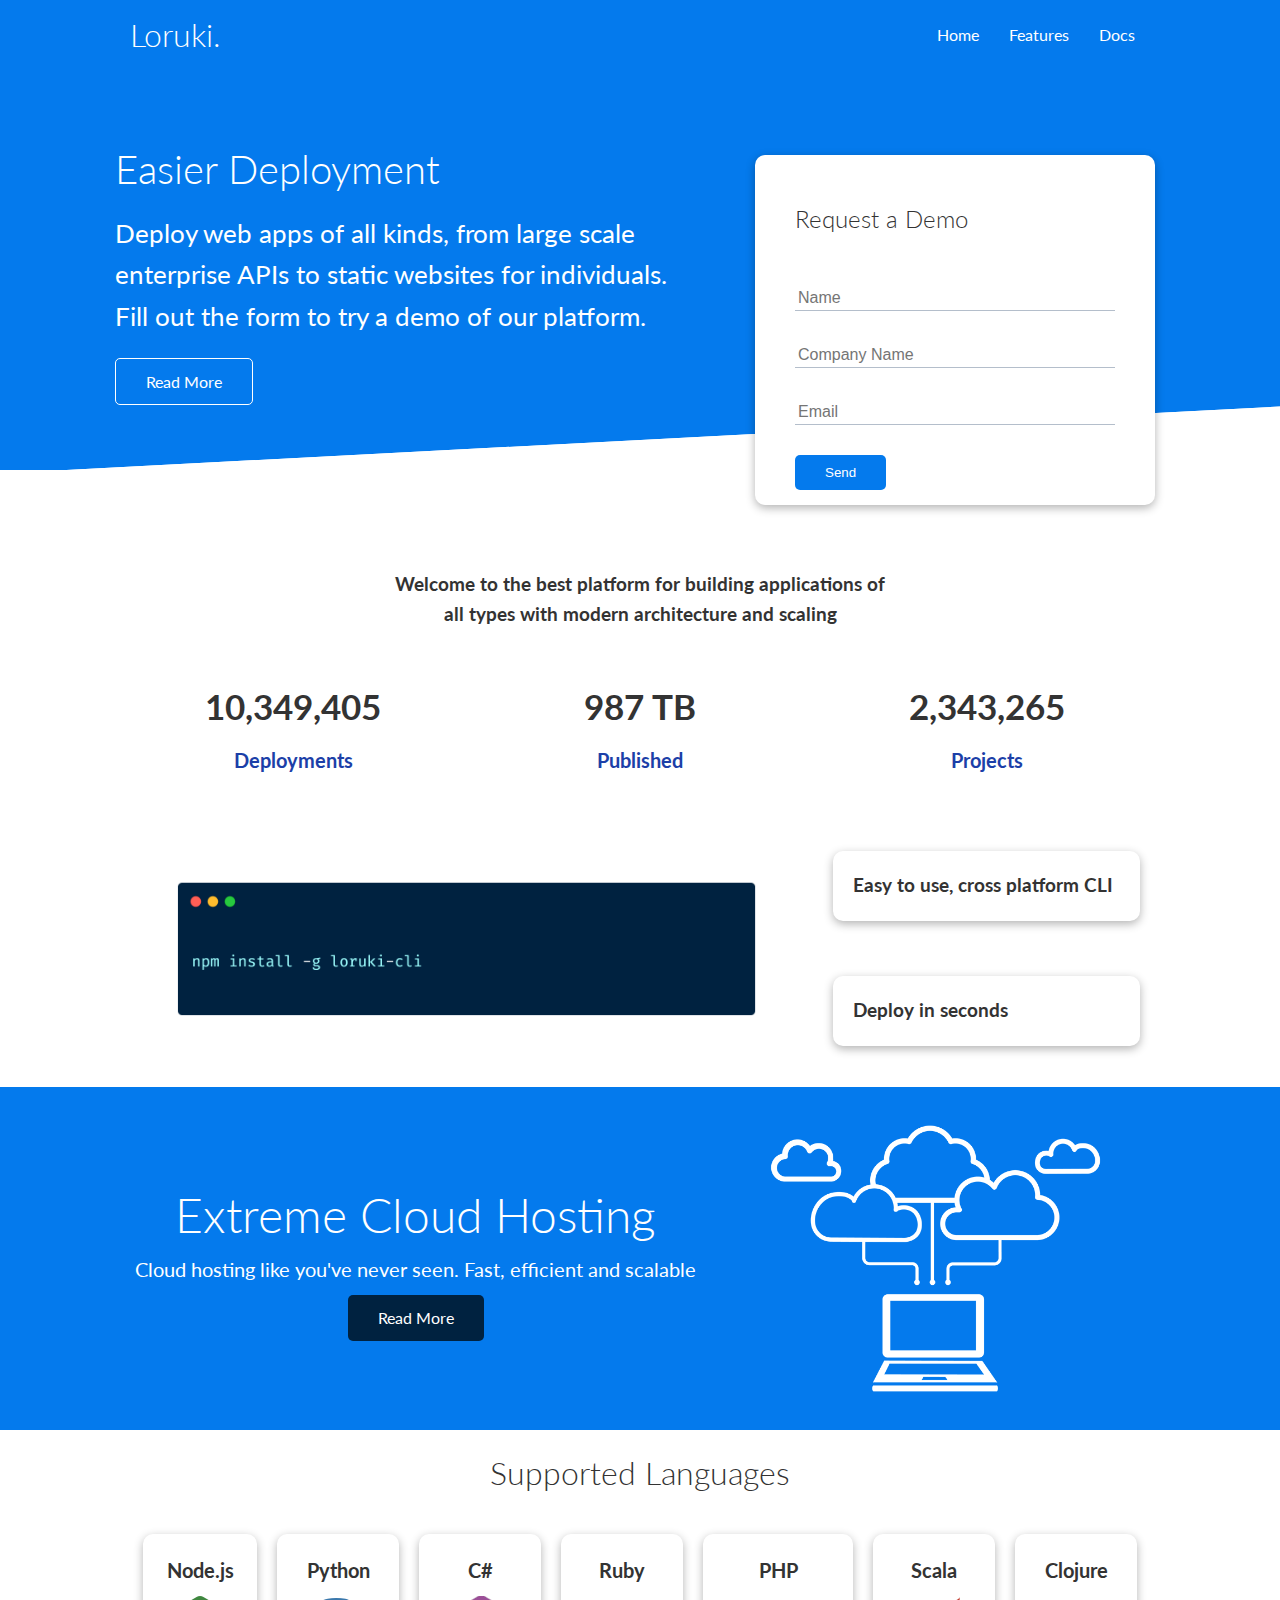
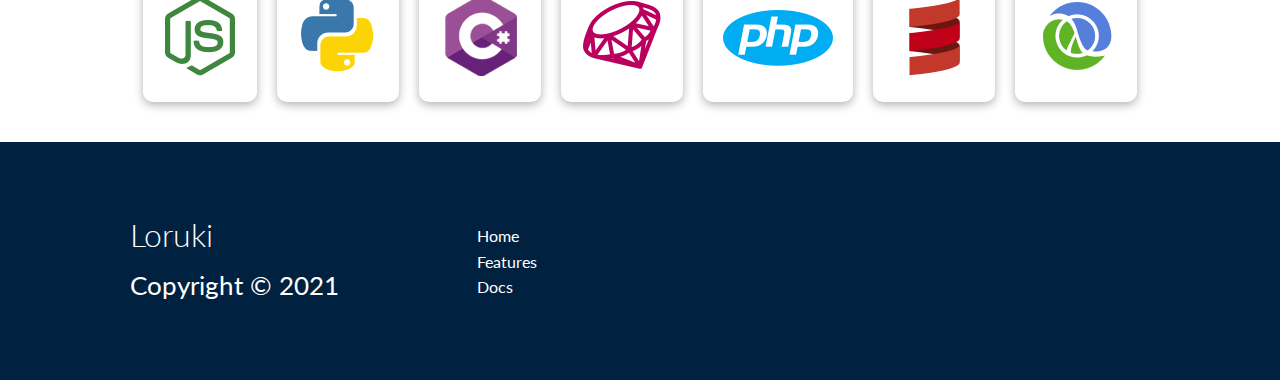
<file: index.html>
<!DOCTYPE html>
<html lang="en">
<head>
    <meta charset="UTF-8">
    <meta http-equiv="X-UA-Compatible" content="IE=edge">
    <meta name="viewport" content="width=device-width, initial-scale=1.0">
    <link rel="stylesheet" href="https://cdnjs.cloudflare.com/ajax/libs/font-awesome/6.0.0-beta2/css/all.min.css" integrity="sha512-YWzhKL2whUzgiheMoBFwW8CKV4qpHQAEuvilg9FAn5VJUDwKZZxkJNuGM4XkWuk94WCrrwslk8yWNGmY1EduTA==" crossorigin="anonymous" referrerpolicy="no-referrer" />
    <link rel="stylesheet" href="css/utilities.css">
    <link rel="stylesheet" href="css/style.css">
    <title>Loruki | Cloud Hosting For Everyone</title>
</head>
<body>
    <!-- Nav Bar -->
    <div class="navbar">
        <div class="container flex">
            <h1 class="logo">Loruki.</h1>
            <nav>
                <ul>
                    <li><a href="index.html">Home</a></li>
                    <li><a href="features.html">Features</a></li>
                    <li><a href="docs.html">Docs</a></li>
                </ul>
            </nav>
        </div>
    </div>

    <!-- Showcase -->
    <section class="showcase">
        <div class="container grid">
            <div class="showcase-text">
                <h1>Easier Deployment</h1>
                <p>
                    Deploy web apps of all kinds, from large scale enterprise APIs to static websites for individuals. 
                    <br> 
                    Fill out the form to try a demo of our platform.
                </p>
                <a href="features.html" class="btn btn-outline">Read More</a>
            </div>

            <div class="showcase-form card">
                <h2>Request a Demo</h2>
                <form name="contact" method="POST" netlify-honeypot="bot-field" data-netlify="true">
                    <input type="hidden" name="form-name" value="contact">
                    <p class="hidden">
                        <label>Don't fill this out if you're human: <input name="bot-field" /></label>
                    </p>
                    <div class="form-control">
                        <input type="text" name="name" placeholder="Name" required>
                    </div>
                    <div class="form-control">
                        <input type="text" name="company" placeholder="Company Name" required>
                    </div>
                    <div class="form-control">
                        <input type="text" name="email" placeholder="Email" required>
                    </div>
                    <input type="submit" value="Send" class="btn btn-primary">
                </form>
            </div>
        </div>
    </section>

    <!-- Stats -->
    <section class="stats">
        <div class="container">
            <h3 class="stats-heading text-center my-1">
                Welcome to the best platform for building applications of all types with modern architecture and scaling
            </h3>

            <div class="grid grid-3 text-center my-4">
                <div>
                    <i class="fas fa-server fa-3x"></i>
                    <h3>10,349,405</h3>
                    <p class="text-secondary">Deployments</p>
                </div>
                <div>
                    <i class="fas fa-upload fa-3x"></i>
                    <h3>987 TB</h3>
                    <p class="text-secondary">Published</p>
                </div>
                <div>
                    <i class="fas fa-project-diagram fa-3x"></i>
                    <h3>2,343,265</h3>
                    <p class="text-secondary">Projects</p>
                </div>
            </div>
        </div>
    </section>

    <!-- Cli -->
    <section class="cli">
        <div class="container grid">
            <img src="images/cli.png" alt="cli">
            <div class="card">
                <h3>Easy to use, cross platform CLI</h3>
            </div>
            <div class="card">
                <h3>Deploy in seconds</h3>
            </div>
        </div>
    </section>

    <!-- Cloud -->
    <section class="cloud bg-primary my-2 py-2">
        <div class="container grid">
            <div class="text-center">
                <h2 class="lg">Extreme Cloud Hosting</h2>
                <p class="lead my1">Cloud hosting like you've never seen. Fast, efficient and scalable</p>
                <a href="features.html" class="btn btn-dark">Read More</a>
            </div>
            <img src="images/cloud.png" alt="cloud">
        </div>
    </section>

    <!-- Languages -->

    <section class="languages">
        <h2 class="md text-center my-2">
            Supported Languages
        </h2>

        <div class="container flex">
            <div class="card">
                <h4>Node.js</h4>
                <img src="images/logos/node.png" alt="">
            </div>
            <div class="card">
                <h4>Python</h4>
                <img src="images/logos/python.png" alt="">
            </div>
            <div class="card">
                <h4>C#</h4>
                <img src="images/logos/csharp.png" alt="">
            </div>
            <div class="card">
                <h4>Ruby</h4>
                <img src="images/logos/ruby.png" alt="">
            </div>
            <div class="card">
                <h4>PHP</h4>
                <img src="images/logos/php.png" alt="">
            </div>
            <div class="card">
                <h4>Scala</h4>
                <img src="images/logos/scala.png" alt="">
            </div>
            <div class="card">
                <h4>Clojure</h4>
                <img src="images/logos/clojure.png" alt="">
            </div>
        </div>
    </section>

    <!-- Footer -->
    <footer class="footer bg-dark py-5">
        <div class="container grid grid-3">
            <div>
                <h1>Loruki</h1>
                <p>Copyright &copy; 2021</p>
            </div>
            <nav>
                <ul>
                    <li><a href="index.html">Home</a></li>
                    <li><a href="features.html">Features</a></li>
                    <li><a href="docs.html">Docs</a></li>
                </ul>
            </nav>
            <div class="social">
                <a href="#"><i class="fab fa-github fa-2x"></i></a>
                <a href="#"><i class="fab fa-facebook fa-2x"></i></a>
                <a href="#"><i class="fab fa-instagram fa-2x"></i></a>
                <a href="#"><i class="fab fa-twitter fa-2x"></i></a>
            </div>
        </div>
    </footer>
</body>
</html>
</file>
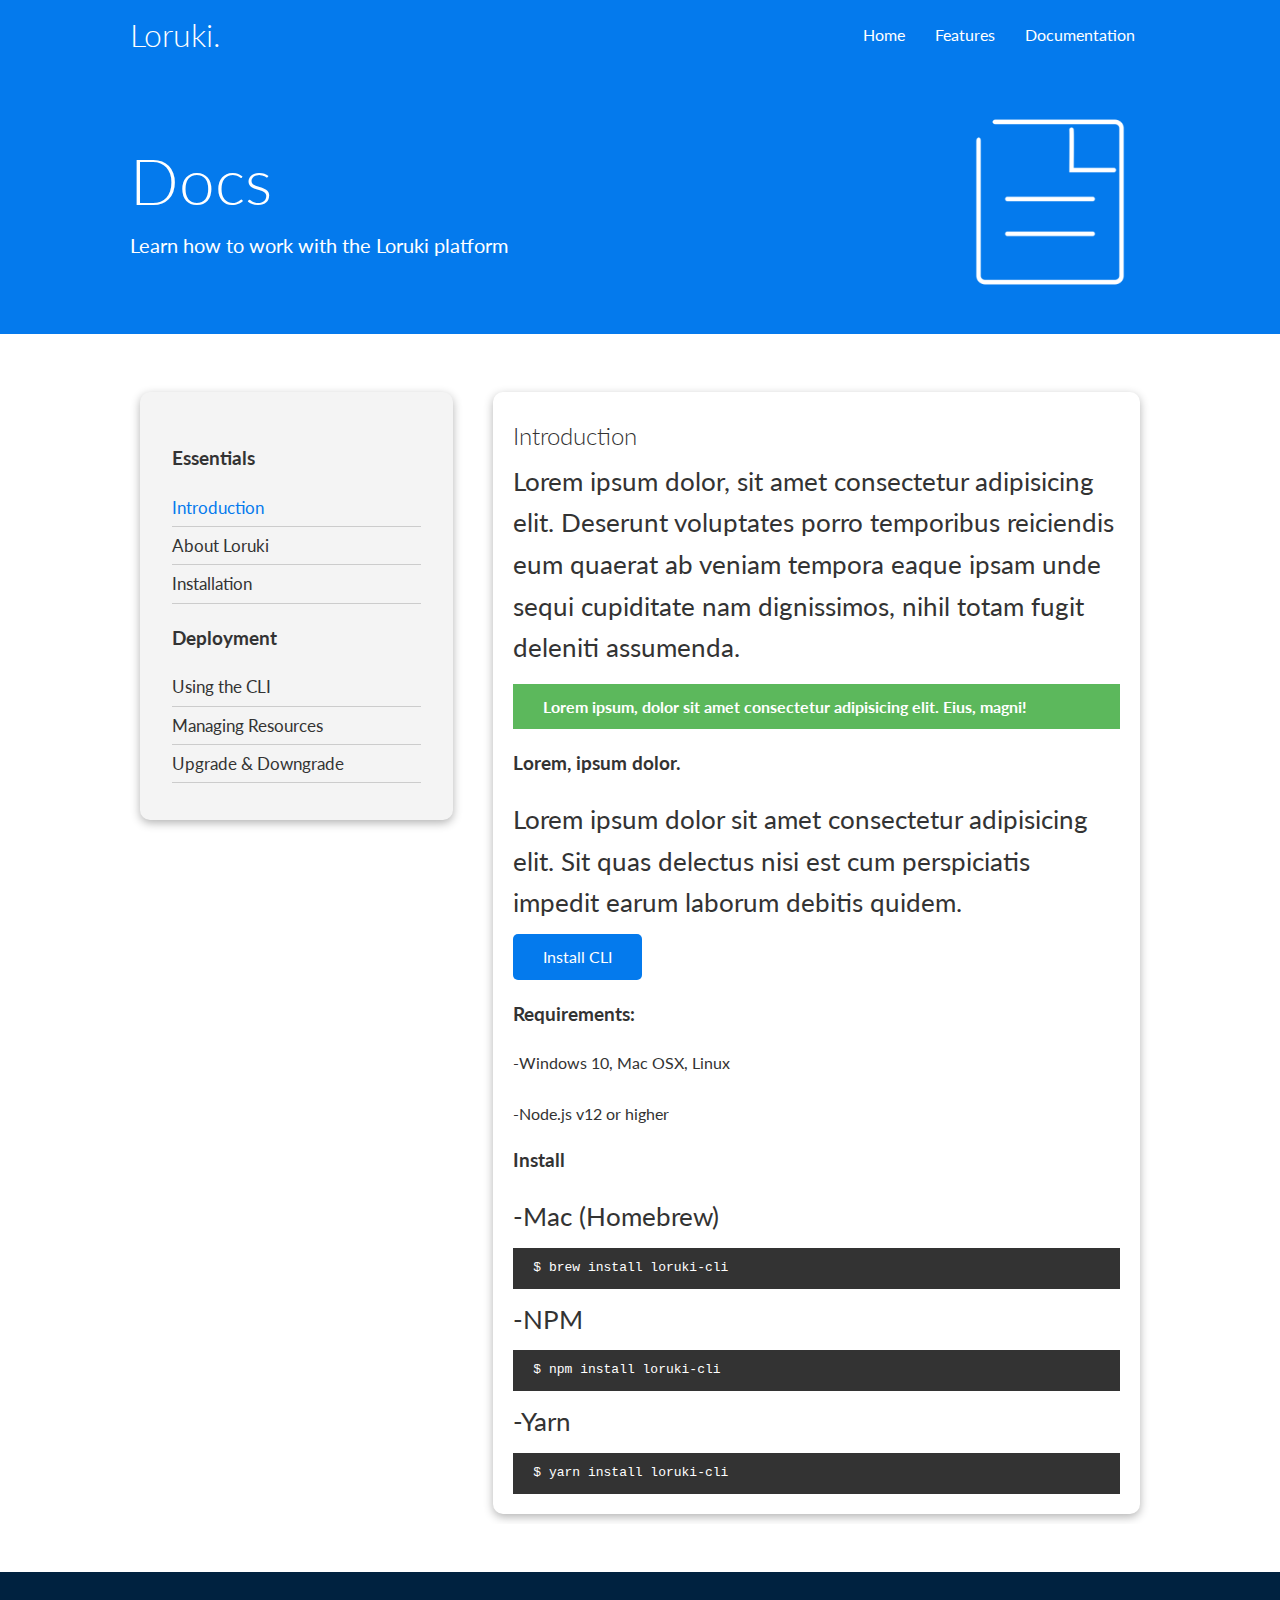
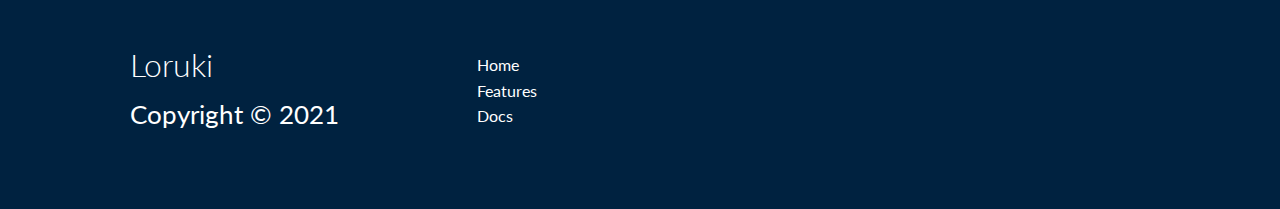
<file: docs.html>
<!DOCTYPE html>
<html lang="en">
<head>
    <meta charset="UTF-8">
    <meta http-equiv="X-UA-Compatible" content="IE=edge">
    <meta name="viewport" content="width=device-width, initial-scale=1.0">
    <link rel="stylesheet" href="https://cdnjs.cloudflare.com/ajax/libs/font-awesome/6.0.0-beta2/css/all.min.css" integrity="sha512-YWzhKL2whUzgiheMoBFwW8CKV4qpHQAEuvilg9FAn5VJUDwKZZxkJNuGM4XkWuk94WCrrwslk8yWNGmY1EduTA==" crossorigin="anonymous" referrerpolicy="no-referrer" />
    <link rel="stylesheet" href="css/utilities.css">
    <link rel="stylesheet" href="css/style.css">
    <title>Loruki | Cloud Hosting For Everyone</title>
</head>
<body>
    <!-- Nav Bar -->
    <div class="navbar">
        <div class="container flex">
            <h1 class="logo">Loruki.</h1>
            <nav>
                <ul>
                    <li><a href="index.html">Home</a></li>
                    <li><a href="features.html">Features</a></li>
                    <li><a href="docs.html">Documentation</a></li>
                </ul>
            </nav>
        </div>
    </div>

    <!-- Head -->

    <section class="docs-head bg-primary py-3">
        <div class="container grid">
            <div>
                <h1 class="xl">Docs</h1>
                <p class="lead">
                    Learn how to work with the Loruki platform
                </p>
            </div>
            <img src="images/docs.png" alt="server">
        </div>
    </section>

    <!-- Docs main -->

    <section class="docs-main my-4">
        <div class="container grid">
            <div class="card bg-light p-3">
                <h3 class="my-2">Essentials</h3>
                <nav>
                    <ul>
                        <li><a class="text-primary" href="#">Introduction</a></li>
                        <li><a href="#">About Loruki</a></li>
                        <li><a href="#">Installation</a></li>
                    </ul>
                </nav>

                <h3 class="my-2">Deployment</h3>
                <nav>
                    <ul>
                        <li><a href="#">Using the CLI</a></li>
                        <li><a href="#">Managing Resources</a></li>
                        <li><a href="#">Upgrade & Downgrade</a></li>
                    </ul>
                </nav>
            </div>

            <div class="card">
                <h2>Introduction</h2>
                <p>Lorem ipsum dolor, sit amet consectetur adipisicing elit. Deserunt voluptates porro temporibus reiciendis eum quaerat ab veniam tempora eaque ipsam unde sequi cupiditate nam dignissimos, nihil totam fugit deleniti assumenda.</p>
                <div class="alert alert-success">
                    <i class="fas fa-info"></i> Lorem ipsum, dolor sit amet consectetur adipisicing elit. Eius, magni!
                </div>

                
                <h3>Lorem, ipsum dolor.</h3>
                <p>Lorem ipsum dolor sit amet consectetur adipisicing elit. Sit quas delectus nisi est cum perspiciatis impedit earum laborum debitis quidem.</p>
                <a href="" class="btn btn-primary">Install CLI</a>

                <h3>Requirements:</h3>
                <ul>
                    <li>-Windows 10, Mac OSX, Linux</li>
                    <br>
                    <li>-Node.js v12 or higher</li>
                </ul>

                <h3>Install</h3>
                <p>-Mac (Homebrew)</p>
                <pre><code>$ brew install loruki-cli</code></pre>

                <p>-NPM</p>
                <pre><code>$ npm install loruki-cli</code></pre>

                <p>-Yarn</p>
                <pre><code>$ yarn install loruki-cli</code></pre>
            </div>
        </div>
    </section>

    <!-- Footer -->

    <footer class="footer bg-dark py-5">
        <div class="container grid grid-3">
            <div>
                <h1>Loruki</h1>
                <p>Copyright &copy; 2021</p>
            </div>
            <nav>
                <ul>
                    <li><a href="index.html">Home</a></li>
                    <li><a href="features.html">Features</a></li>
                    <li><a href="docs.html">Docs</a></li>
                </ul>
            </nav>
            <div class="social">
                <a href="#"><i class="fab fa-github fa-2x"></i></a>
                <a href="#"><i class="fab fa-facebook fa-2x"></i></a>
                <a href="#"><i class="fab fa-instagram fa-2x"></i></a>
                <a href="#"><i class="fab fa-twitter fa-2x"></i></a>
            </div>
        </div>
    </footer>
</body>
</html>
</file>
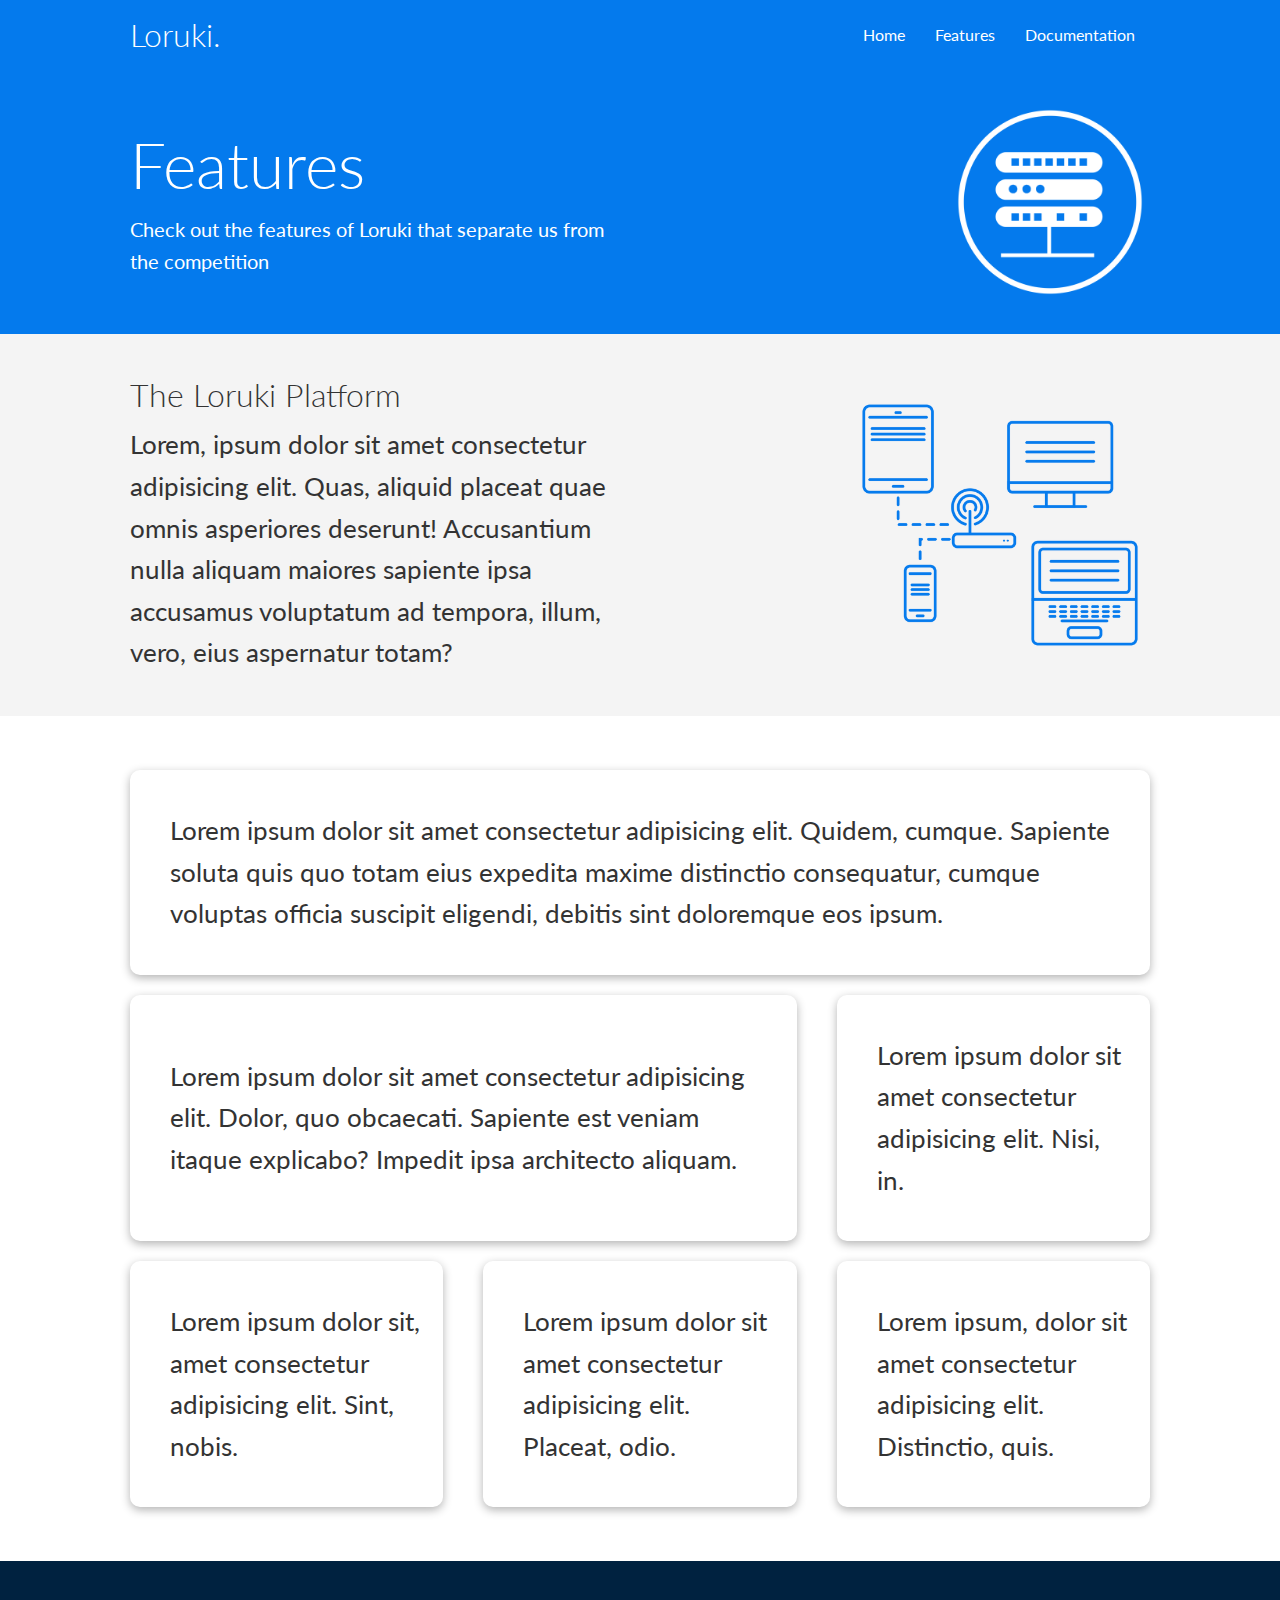
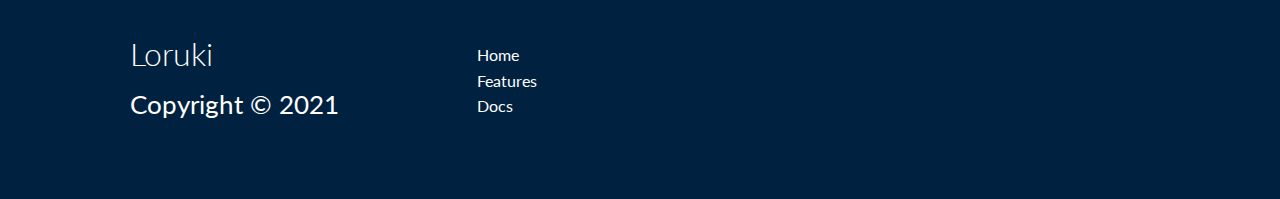
<file: features.html>
<!DOCTYPE html>
<html lang="en">
<head>
    <meta charset="UTF-8">
    <meta http-equiv="X-UA-Compatible" content="IE=edge">
    <meta name="viewport" content="width=device-width, initial-scale=1.0">
    <link rel="stylesheet" href="https://cdnjs.cloudflare.com/ajax/libs/font-awesome/6.0.0-beta2/css/all.min.css" integrity="sha512-YWzhKL2whUzgiheMoBFwW8CKV4qpHQAEuvilg9FAn5VJUDwKZZxkJNuGM4XkWuk94WCrrwslk8yWNGmY1EduTA==" crossorigin="anonymous" referrerpolicy="no-referrer" />
    <link rel="stylesheet" href="css/utilities.css">
    <link rel="stylesheet" href="css/style.css">
    <title>Loruki | Cloud Hosting For Everyone</title>
</head>
<body>
    <!-- Nav Bar -->
    <div class="navbar">
        <div class="container flex">
            <h1 class="logo">Loruki.</h1>
            <nav>
                <ul>
                    <li><a href="index.html">Home</a></li>
                    <li><a href="features.html">Features</a></li>
                    <li><a href="docs.html">Documentation</a></li>
                </ul>
            </nav>
        </div>
    </div>

    <!-- Head -->

    <section class="features-head bg-primary py-3">
        <div class="container grid">
            <div>
                <h1 class="xl">Features</h1>
                <p class="lead">
                    Check out the features of Loruki that separate us from the competition
                </p>
            </div>
            <img src="images/server.png" alt="server">
        </div>
    </section>

    <!-- Subhead -->

    <section class="features-sub-head bg-light py-3">
        <div class="container grid">
            <div>
                <h1 class="md">The Loruki Platform</h1>
                    <p>
                        Lorem, ipsum dolor sit amet consectetur adipisicing elit. Quas, aliquid placeat quae omnis asperiores deserunt! Accusantium nulla aliquam maiores sapiente ipsa accusamus voluptatum ad tempora, illum, vero, eius aspernatur totam?
                    </p>
                </div>
                <img src="images/server2.png" alt="server2">
            </div>
        </div>
    </section>

    <section class="features-main my-2">
        <div class="container grid grid-3">
            <div class="card flex">
                <i class="fas fa-server fa-3x"></i>
                <p>Lorem ipsum dolor sit amet consectetur adipisicing elit. Quidem, cumque. Sapiente soluta quis quo totam eius expedita maxime distinctio consequatur, cumque voluptas officia suscipit eligendi, debitis sint doloremque eos ipsum.</p>
            </div>
            <div class="card flex">
                <i class="fas fa-network-wired fa-3x"></i>
                <p>Lorem ipsum dolor sit amet consectetur adipisicing elit. Dolor, quo obcaecati. Sapiente est veniam itaque explicabo? Impedit ipsa architecto aliquam.</p>
            </div>
            <div class="card flex">
                <i class="fas fa-laptop-code fa-3x"></i>
                <p>Lorem ipsum dolor sit amet consectetur adipisicing elit. Nisi, in.</p>
            </div>
            <div class="card flex">
                <i class="fas fa-database fa-3x"></i>
                <p>Lorem ipsum dolor sit, amet consectetur adipisicing elit. Sint, nobis.</p>
            </div>
            <div class="card flex">
                <i class="fas fa-power-off fa-3x"></i>
                <p>Lorem ipsum dolor sit amet consectetur adipisicing elit. Placeat, odio.</p>
            </div>
            <div class="card flex">
                <i class="fas fa-upload fa-3x"></i>
                <p>Lorem ipsum, dolor sit amet consectetur adipisicing elit. Distinctio, quis.</p>
            </div>
        </div>
    </section>

    <!-- Footer -->
    <footer class="footer bg-dark py-5">
        <div class="container grid grid-3">
            <div>
                <h1>Loruki</h1>
                <p>Copyright &copy; 2021</p>
            </div>
            <nav>
                <ul>
                    <li><a href="index.html">Home</a></li>
                    <li><a href="features.html">Features</a></li>
                    <li><a href="docs.html">Docs</a></li>
                </ul>
            </nav>
            <div class="social">
                <a href="#"><i class="fab fa-github fa-2x"></i></a>
                <a href="#"><i class="fab fa-facebook fa-2x"></i></a>
                <a href="#"><i class="fab fa-instagram fa-2x"></i></a>
                <a href="#"><i class="fab fa-twitter fa-2x"></i></a>
            </div>
        </div>
    </footer>
</body>
</html>
</file>
<file: css/utilities.css>
/* Utilities */

.container {
    max-width: 1100px;
    margin: 0 auto;
    overflow: auto;
    padding: 0 40px;
}

.card {
    background-color: #fff;
    color: #333;
    border-radius: 10px;
    box-shadow: 0 3px 10px rgba(0, 0, 0, 0.3);
    padding: 20px;
    margin: 10px;
}

.btn {
    display: inline-block;
    padding: 10px 30px;
    cursor: pointer;
    background: var(--primary-color);
    color: #fff;
    border: none;
    border-radius: 5px;
}

.btn-outline {
    background-color: transparent;
    border: 1px #fff solid;
}

.btn:hover {
    transform: scale(.98);
}

/* Backgrounds & colored buttons */

.bg-primary, 
.btn-primary {
    background-color: var(--primary-color);
    color: #fff;
}

.bg-secondary, 
.btn-secondary {
    background-color: var(--secondary-color);
    color: #fff;
}

.bg-dark, 
.btn-dark {
    background-color: var(--dark-color);
    color: #fff;
}

.bg-light, 
.btn-light {
    background-color: var(--light-color);
    color: #333;
}

.bg-primary a, 
.btn-primary a,
.bg-secondary a, 
.btn-secondary a,
.bg-dark a, 
.btn-dark a {
    color: #fff;
}

/* Text Colors */

.text-primary {
    color: var(--primary-color);
}

.text-secondary {
    color: var(--secondary-color);
}

.text-dark {
    color: var(--dark-color);
}

.text-light {
    color: var(--light-color);
}

/* Text sizes */

.lead {
    font-size: 20px;
}

.sm {
    font-size: 1rem;
}

.md {
    font-size: 2rem;
}

.lg {
    font-size: 3rem;
}

.xl {
    font-size: 4rem;
}

.text-center {
    text-align: center;
}

/* Alert */

.alert {
    background-color: var(--light-color);
    padding: 10px 20px;
    font-weight: bold;
    margin: 15px 0;
}

.alert i {
    margin-right: 10px;
}

.alert-success {
    background-color: var(--success-color);
    color: #fff;
}

.alert-error {
    background-color: var(--error-color);
    color: #fff;
}

.flex {
    display: flex;
    justify-content: center;
    align-items: center;
    height: 100%;
}

.grid {
    display: grid;
    grid-template-columns: repeat(2, 1fr);
    gap: 20px;
    justify-content: center;
    align-items: center;
    height: 100%;
}

.grid-3 {
    grid-template-columns: repeat(3, 1fr);
}


/* Margin */

.my-1 {
    margin: 1rem 0;
}

.my-2 {
    margin: 1.5rem 0;
}

.my-3 {
    margin: 2rem 0;
}

.my-4 {
    margin: 3rem 0;
}

.my-5 {
    margin: 4rem 0;
}



.m-1 {
    margin: 1rem;
}

.m-2 {
    margin: 1.5rem;
}

.m-3 {
    margin: 2rem;
}

.m-4 {
    margin: 3rem;
}

.m-5 {
    margin: 4rem;
}

/* Padding */

.py-1 {
    padding: 1rem 0;
}

.py-2 {
    padding: 1.5rem 0;
}

.py-3 {
    padding: 2rem 0;
}

.py-4 {
    padding: 3rem 0;
}

.py-5 {
    padding: 4rem 0;
}



.p-1 {
    padding: 1rem;
}

.p-2 {
    padding: 1.5rem;
}

.p-3 {
    padding: 2rem;
}

.p-4 {
    padding: 3rem;
}

.p-5 {
    padding: 4rem;
}
</file>
<file: css/style.css>
@import url('https://fonts.googleapis.com/css2?family=Lato:wght@300&display=swap');

:root {
    --primary-color: #047aed;
    --secondary-color: #1c3fa8;
    --dark-color: #002240;
    --light-color: #f4f4f4;
    --success-color: #5cb85c;
    --error-color: #d9534f;
}

* {
    box-sizing: border-box;
    padding: 0;
    margin: 0;
}

body {
    font-family: 'Lato', sans-serif;
    color: #333;
    line-height: 1.6;
}

ul {
    list-style-type: none;
}

a {
    text-decoration: none;
    color: #333;
}

h1, h2 {
    font-weight: 300;
    line-height: 1.2;
    margin: 10px 0;
}

p {
    font-size: 26px;
    margin: 10px 0;
}

img {
    width: 100%;
}

code, pre {
    background: #333;
    color: #fff;
    padding: 10px;
}

.hidden {
    visibility: hidden;
    height: 0;
}

/* Navbar */

.navbar {
    background-color: var(--primary-color);
    color: #fff;
    height: 70px;
}

.navbar ul {
    display: flex;
}

.navbar a {
    color: #fff;
    padding: 10px;
    margin: 0 5px;

}

.navbar a:hover {
    border-bottom: 2px #fff solid;
}

.navbar .flex {
    justify-content: space-between;
}

/* Showcase */

.showcase {
    height: 400px;
    background-color: var(--primary-color);
    color: #fff;
    position: relative;
}

.showcase h1 {
    font-size: 40px;
}

.showcase  p {
    margin: 20px 0;
}

.showcase .grid {
    overflow: visible;
    grid-template-columns: 55% 45%;
    gap: 30px;
}

.showcase-text {
    animation: slideInFromLeft 1s ease-in;
}

.showcase-form {
    position: relative;
    top: 60px;
    height: 350px;
    width: 400px;
    padding: 40px;
    z-index: 100;
    justify-self: flex-end;
    animation: slideInFromRight 1s ease-in;
}

.showcase-form .form-control {
    margin: 30px 0;
}

.showcase-form input[type='text'],
.showcase-form input[type='email'] {
    border: 0;
    border-bottom: 1px solid #b4becb;
    width: 100%;
    padding: 3px;
    font-size: 16px;
}

.showcase-form input:focus {
    outline: none;
}

.showcase::before,
.showcase::after {
    content: '';
    position: absolute;
    height: 100px;
    bottom: -70px;
    right: 0;
    left: 0;
    background: #fff;
    transform: skewY(-3deg);
    -webkit-transform: skewY(-3deg);
    -moz-transform: skewY(-3deg);
    -ms-transform: skewY(-3deg);
}

/* Stats */

.stats {
    padding-top: 100px;
    animation: slideInFromBottom 1s ease-in;
}

.stats-heading  {
    max-width: 500px;
    margin: auto;
}

.stats .grid h3 {
    font-size: 35px;
}

.stats .grid p {
    font-size: 20px;
    font-weight: bold;
}

/* Cli */

.cli .grid {
    grid-template-columns: repeat(3, 1fr);
    grid-template-rows: repeat(2, 1fr);
}

.cli .grid > *:first-child {
    grid-column: 1 / span 2;
    grid-row: 1 / span 2;
}

/* Cloud */

.cloud .grid {
    grid-template-columns: 4fr 3fr;
}

/* Languages */

.languages .flex {
    flex-wrap: wrap;
}

.languages .card {
    text-align: center;
    margin: 18px 10px 40px;
    transition: transform 0.2s ease-in;
} 

.languages .card h4 {
    font-size: 20px;
    margin-bottom: 10px;
}

.languages .card:hover {
    transform: translateY(-15px);
}

/* Features */

.features-head img,
.docs-head img {
    width: 200px;
    justify-self: flex-end;
}

.features-sub-head img {
    width: 300px;
    justify-self: flex-end;
}

.features-main .card > i {
    margin-right: 20px;
}

.features-main .grid {
    padding: 30px;
}

.features-main .grid > *:first-child {
    grid-column: 1 / span 3;
}

.features-main .grid > *:nth-child(2) {
    grid-column: 1 / span 2;
}

/* Docs */

.docs-main h3 {
    margin: 20px 0;
}

.docs-main .grid {
    grid-template-columns: 1fr 2fr;
    align-items: flex-start;
}

.docs-main nav li {
    font-size: 17px;
    padding-bottom: 5px;
    margin-bottom: 5px;
    border-bottom: 1px #ccc solid;
}

.docs-main a:hover {
    font-weight: bold;
}

/* Footer */

.footer .social a {
    margin: 0 10px;
}

/* Animations */

@keyframes slideInFromLeft {
    0% {
        transform: translateX(-100%);
    }

    100% {
        transform: translateX(0);
    }
}

@keyframes slideInFromRight {
    0% {
        transform: translateX(100%);
    }

    100% {
        transform: translateX(0);
    }
}

@keyframes slideInFromTop {
        0% {
            transform: translateY(-100%);
        }
    
        100% {
            transform: translateX(0);
        }
}

@keyframes slideInFromBottom {
        0% {
            transform: translateY(100%);
        }
    
        100% {
            transform: translateX(0);
        }
    }

/* Tablets and under */

@media(max-width: 768px) {
    .grid,
    .showcase .grid,
    .stats .grid,
    .cli .grid,
    .cloud .grid,
    .features-main .grid,
    .docs-main .grid {
        grid-template-columns: 1fr;
        grid-template-rows: 1fr;
    }

    .showcase {
        height: auto;
    }

    .showcase-text {
        text-align: center;
        margin: 40px;
        animation: slideInFromLeft 1s ease-in;
    }

    .showcase-form {
        justify-self: center;
        margin: auto;
        animation: slideInFromBottom 1s ease-in;
    }
    
    .cli .grid > *:first-child {
        grid-column: 1;
        grid-row: 1;
    }

    .features-head,
    .features-sub-head,
    .docs-head {
        text-align: center;
    }

    .features-head img,
    .features-sub-head img,
    .docs-head img {
        justify-self: center;
    }

    .features-main .grid > *:first-child,
    .features-main .grid > *:nth-child(2) {
        grid-column: 1;
    }

}

/* Mobile */

@media(max-width: 500px) {
    .navbar {
        height: 110px;
    }

    .navbar .flex {
        flex-direction: column;
    }

    .navbar ul {
        padding: 10px;
        background-color: rgba(0,0,0,0.1);
    }
}
</file>
